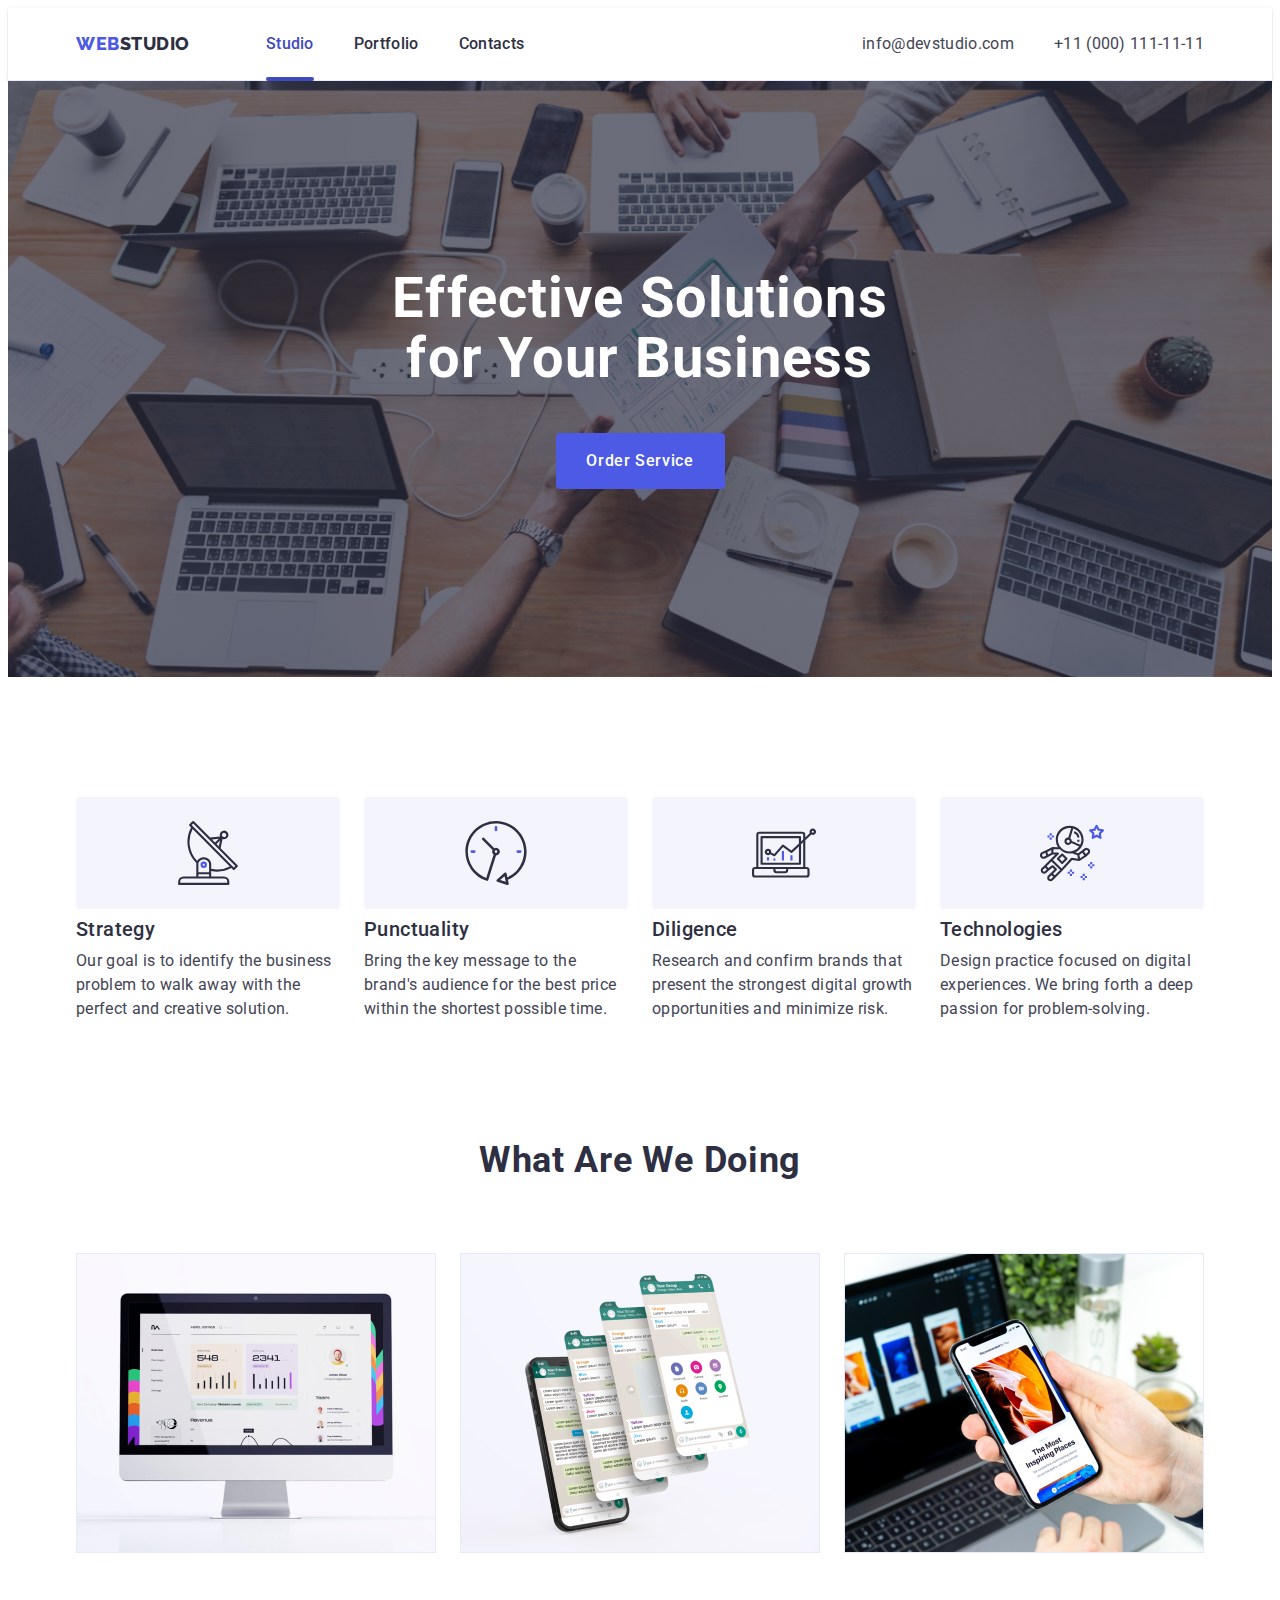
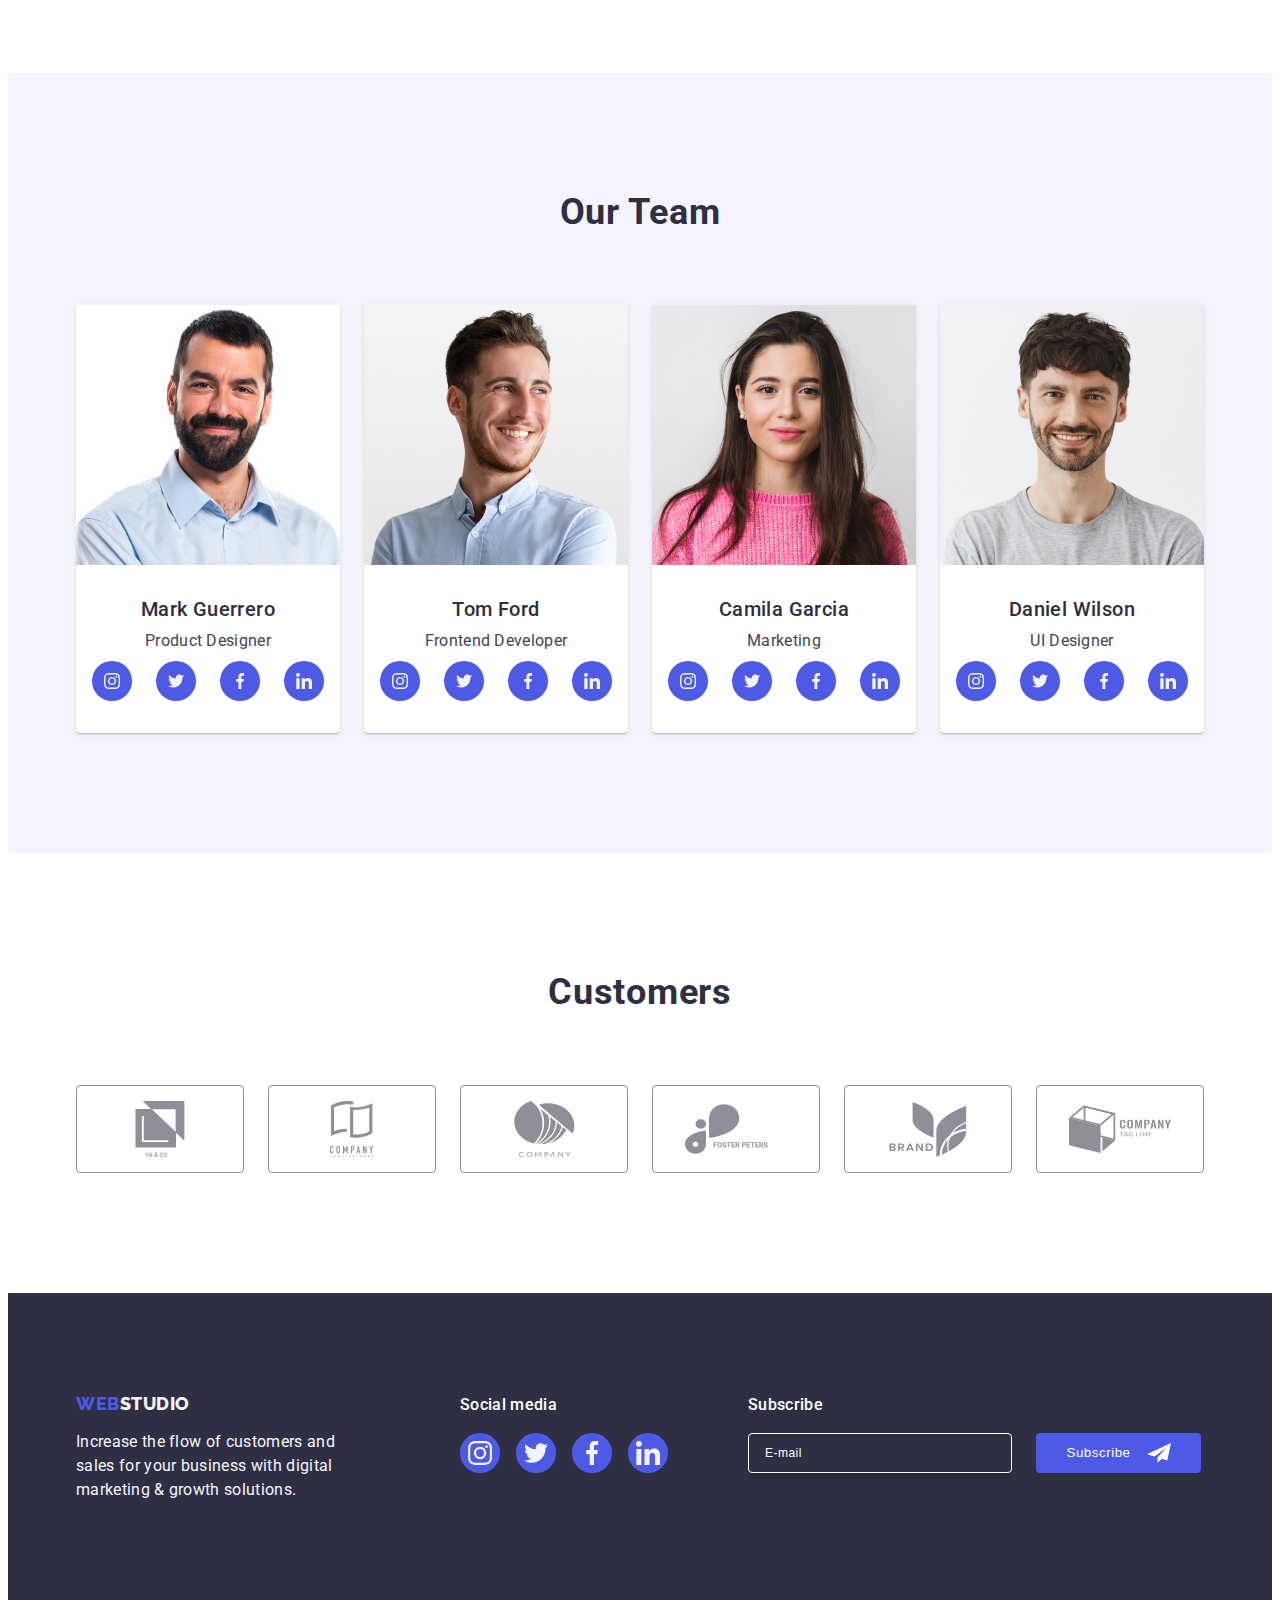
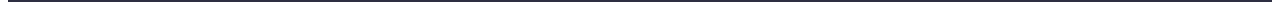
<file: index.html>
<!DOCTYPE html>
<html lang="en">
<!-- head -->

<head>
    <meta charset="UTF-8" />
    <meta name="viewport" content="width=device-width, initial-scale=1.0" />
    <title>Web Studio</title>

    <!-- Font settings -->
    <link rel="preconnect" href="https://fonts.googleapis.com">
    <link rel="preconnect" href="https://fonts.gstatic.com" crossorigin>
    <link
        href="https://fonts.googleapis.com/css2?family=Raleway:wght@800&family=Roboto:wght@400;500;700;900&display=swap"
        rel="stylesheet">
    <!-- Normalize -->
    <link rel="stylesheet" href="https://cdnjs.cloudflare.com/ajax/libs/modern-normalize/2.0.0/modern-normalize.min.css"
        integrity="sha512-4xo8blKMVCiXpTaLzQSLSw3KFOVPWhm/TRtuPVc4WG6kUgjH6J03IBuG7JZPkcWMxJ5huwaBpOpnwYElP/m6wg=="
        crossorigin="anonymous" referrerpolicy="no-referrer" />
    <!-- Css -->
    <link rel="stylesheet" href="./css/style.css" />
</head>

<body>
    <!-- Header -->
    <header class="header-container">
        <div class="header-container container">
            <nav class="nav-header">
                <a class="link nav-link" href="./index.html">Web<span>Studio</span></a>
                <ul class="list nav-list">
                    <li class="nav-list-item">
                        <a class="link nav-list-link current" href="./index.html">Studio</a>
                    </li>

                    <li class="nav-list-item">
                        <a class="link nav-list-link" href="./portfolio.html">Portfolio</a>
                    </li>

                    <li class="nav-list-item">
                        <a class="link nav-list-link" href="">Contacts</a>
                    </li>
                </ul>
            </nav>
            <address class="address">
                <ul class="list address-list">
                    <li class="address-list-item list"><a class="link address-link"
                            href="mailto:info@devstudio.com">info@devstudio.com</a>
                    </li>
                    <li class="address-list-item list"><a class="link address-link" href="tel:+110001111111">+11
                            (000)
                            111-11-11</a>
                    </li>
                </ul>
            </address>
        </div>
    </header>

    <main>
        <!-- Main screen -->
        <section class="hero section">
            <div class="container main-div-container">
                <h1 class="hero-title">Effective Solutions for Your Business</h1>
                <button class="hero-btn" type="button" data-modal-open>Order Service</button>
            </div>
        </section>

        <!-- Advantages -->
        <section class="advantages section">
            <div class="container">
                <h2 class="advantages-hero visually-hidden">Advantages</h2>
                <ul class="list advantages-list">
                    <li class="list advantages-list-item">
                        <div class="advantages-icons-box"><svg class="advantages-icons" width="64" height="64">
                                <use href="./images/icons.svg#icon-teleport"></use>
                            </svg></div>
                        <h3 class="advantages-list-title">Strategy</h3>
                        <p class="advantages-list-desc">
                            Our goal is to identify the business problem to walk away with the
                            perfect and creative solution.
                        </p>
                    </li>

                    <li class="list advantages-list-item">
                        <div class="advantages-icons-box"><svg class="advantages-icons" width="64" height="64">
                                <use href="./images/icons.svg#icon-clock"></use>
                            </svg></div>
                        <h3 class="advantages-list-title">Punctuality</h3>
                        <p class="advantages-list-desc">
                            Bring the key message to the brand's audience for the best price
                            within the shortest possible time.
                        </p>
                    </li>

                    <li class="list advantages-list-item">
                        <div class="advantages-icons-box"><svg class="advantages-icons" width="64" height="64">
                                <use href="./images/icons.svg#icon-diagram"></use>
                            </svg></div>
                        <h3 class="advantages-list-title">Diligence</h3>
                        <p class="advantages-list-desc">
                            Research and confirm brands that present the strongest digital
                            growth opportunities and minimize risk.
                        </p>
                    </li>

                    <li class="list advantages-list-item">
                        <div class="advantages-icons-box"><svg class="advantages-icons" width="64" height="64">
                                <use href="./images/icons.svg#icon-astronaut"></use>
                            </svg></div>
                        <h3 class="advantages-list-title">Technologies</h3>
                        <p class="advantages-list-desc">
                            Design practice focused on digital experiences. We bring forth a
                            deep passion for problem-solving.
                        </p>
                    </li>
                </ul>
            </div>
        </section>

        <!-- What we are doing -->
        <section class="whatwedo section">
            <div class="container">
                <h2 class="whatwedo-title">What are we doing</h2>
                <ul class="list whatwedo-list">
                    <li class="list whatwedo-list-item">
                        <img src="./images/main-page-elements/computer.jpg" width="360" alt="Monitor of computer" />
                    </li>

                    <li class="list whatwedo-list-item">
                        <img src="./images/main-page-elements/img_2.jpg" width="360" alt="messages screenshots" />
                    </li>

                    <li class="list whatwedo-list-item">
                        <img src="./images/main-page-elements/img_3.jpg" width="360" alt="phone in the hand" />
                    </li>
                </ul>
            </div>
        </section>

        <!-- Our Team -->
        <section class="ourteam section">
            <div class="container">
                <h2 class="ourteam-title">Our Team</h2>

                <ul class="list ourteam-list">
                    <li class=" ourteam-list-item">
                        <img src="./images/team/Mark.jpg" alt="Photo Mark" width="264" height="260" />
                        <div class="team-div">
                            <h3 class="ourteam-list-title">Mark Guerrero</h3>
                            <p class="ourteam-list-desc">Product Designer</p>
                            <ul class="team-sm-icons list">
                                <li class="team-sm-icons-item">
                                    <a class="team-sm-icons-link" href="">
                                        <svg class="team-sm-icons-logo" width="16" height="16">
                                            <use href="./images/icons.svg#icon-instagram"></use>
                                        </svg>
                                    </a>
                                </li>
                                <li class="team-sm-icons-item">
                                    <a class="team-sm-icons-link" href="">
                                        <svg class="team-sm-icons-logo" width="16" height="16">
                                            <use href="./images/icons.svg#icon-twitter"></use>
                                        </svg>
                                    </a>
                                </li>
                                <li class="team-sm-icons-item">
                                    <a class="team-sm-icons-link" href=""><svg class="team-sm-icons-logo" width="16"
                                            height="16">
                                            <use href="./images/icons.svg#icon-facebook"></use>
                                        </svg>
                                    </a>
                                </li>
                                <li class="team-sm-icons-item">
                                    <a class="team-sm-icons-link" href=""><svg class="team-sm-icons-logo" width="16"
                                            height="16">
                                            <use href="./images/icons.svg#icon-linkedin"></use>
                                        </svg>
                                    </a>
                                </li>
                            </ul>
                        </div>
                    </li>
                    <li class=" ourteam-list-item">
                        <img src="./images/team/Tom.jpg" alt="Photo Tom" width="264" height="260" />
                        <div class="team-div">
                            <h3 class="ourteam-list-title">Tom Ford</h3>
                            <p class="ourteam-list-desc">Frontend Developer</p>
                            <ul class="team-sm-icons list">
                                <li class="team-sm-icons-item">
                                    <a class="team-sm-icons-link" href=""><svg class="team-sm-icons-logo" width="16"
                                            height="16">
                                            <use href="./images/icons.svg#icon-instagram"></use>
                                        </svg></a>
                                </li>
                                <li class="team-sm-icons-item">
                                    <a class="team-sm-icons-link" href=""><svg class="team-sm-icons-logo" width="16"
                                            height="16">
                                            <use href="./images/icons.svg#icon-twitter"></use>
                                        </svg></a>
                                </li>
                                <li class="team-sm-icons-item">
                                    <a class="team-sm-icons-link" href=""><svg class="team-sm-icons-logo" width="16"
                                            height="16">
                                            <use href="./images/icons.svg#icon-facebook"></use>
                                        </svg></a>
                                </li>
                                <li class="team-sm-icons-item">
                                    <a class="team-sm-icons-link" href=""><svg class="team-sm-icons-logo" width="16"
                                            height="16">
                                            <use href="./images/icons.svg#icon-linkedin"></use>
                                        </svg></a>
                                </li>
                            </ul>
                        </div>
                    </li>

                    <li class=" ourteam-list-item">
                        <img src="./images/team/Camilla.jpg" alt="Photo Camila" width="264" height="260" />
                        <div class="team-div">
                            <h3 class="ourteam-list-title">Camila Garcia</h3>
                            <p class="ourteam-list-desc">Marketing</p>
                            <ul class="team-sm-icons list">
                                <li class="team-sm-icons-item">
                                    <a class="team-sm-icons-link" href=""><svg class="team-sm-icons-logo" width="16"
                                            height="16">
                                            <use href="./images/icons.svg#icon-instagram"></use>
                                        </svg></a>
                                </li>
                                <li class="team-sm-icons-item">
                                    <a class="team-sm-icons-link" href=""><svg class="team-sm-icons-logo" width="16"
                                            height="16">
                                            <use href="./images/icons.svg#icon-twitter"></use>
                                        </svg></a>
                                </li>
                                <li class="team-sm-icons-item">
                                    <a class="team-sm-icons-link" href=""><svg class="team-sm-icons-logo" width="16"
                                            height="16">
                                            <use href="./images/icons.svg#icon-facebook"></use>
                                        </svg></a>
                                </li>
                                <li class="team-sm-icons-item">
                                    <a class="team-sm-icons-link" href=""><svg class="team-sm-icons-logo" width="16"
                                            height="16">
                                            <use href="./images/icons.svg#icon-linkedin"></use>
                                        </svg></a>
                                </li>
                            </ul>
                        </div>
                    </li>

                    <li class=" ourteam-list-item">
                        <img src="./images/team/Daniel.jpg" alt="Photo Daniel" width="264" height="260" />
                        <div class="team-div">
                            <h3 class="ourteam-list-title">Daniel Wilson</h3>
                            <p class="ourteam-list-desc">UI Designer</p>
                            <ul class="team-sm-icons list">
                                <li class="team-sm-icons-item">
                                    <a class="team-sm-icons-link" href=""><svg class="team-sm-icons-logo" width="16"
                                            height="16">
                                            <use href="./images/icons.svg#icon-instagram"></use>
                                        </svg></a>
                                </li>
                                <li class="team-sm-icons-item">
                                    <a class="team-sm-icons-link" href=""><svg class="team-sm-icons-logo" width="16"
                                            height="16">
                                            <use href="./images/icons.svg#icon-twitter"></use>
                                        </svg></a>
                                </li>
                                <li class="team-sm-icons-item">
                                    <a class="team-sm-icons-link" href=""><svg class="team-sm-icons-logo" width="16"
                                            height="16">
                                            <use href="./images/icons.svg#icon-facebook"></use>
                                        </svg></a>
                                </li>
                                <li class="team-sm-icons-item">
                                    <a class="team-sm-icons-link" href=""><svg class="team-sm-icons-logo" width="16"
                                            height="16">
                                            <use href="./images/icons.svg#icon-linkedin"></use>
                                        </svg></a>
                                </li>
                            </ul>
                        </div>
                    </li>
                </ul>
            </div>
        </section>

        <!-- Our clients -->
        <section class="ourclients sections">
            <div class="container">
                <h2 class="customers-title">Customers</h2>
                <ul class="customers-list list">
                    <li class="customers-list-item">
                        <a class="customers-list-link" href="">
                            <svg class="customers-list-logo" width="104" height="56">
                                <use href="./images/icons.svg#icon-partner-logo-1"></use>
                            </svg>
                        </a>
                    </li>
                    <li class="customers-list-item">
                        <a class="customers-list-link" href="">
                            <svg class="customers-list-logo" width="104" height="56">
                                <use href="./images/icons.svg#icon-partner-logo-2"></use>
                            </svg>
                        </a>
                    </li>
                    <li class="customers-list-item">
                        <a class="customers-list-link" href="">
                            <svg class="customers-list-logo" width="104" height="56">
                                <use href="./images/icons.svg#icon-partner-logo-3"></use>
                            </svg>
                        </a>
                    </li>
                    <li class="customers-list-item">
                        <a class="customers-list-link" href="">
                            <svg class="customers-list-logo" width="104" height="56">
                                <use href="./images/icons.svg#icon-partner-logo-4"></use>
                            </svg>
                        </a>
                    </li>
                    <li class="customers-list-item">
                        <a class="customers-list-link" href="">
                            <svg class="customers-list-logo" width="104" height="56">
                                <use href="./images/icons.svg#icon-partner-logo-5"></use>
                            </svg>
                        </a>
                    </li>
                    <li class="customers-list-item">
                        <a class="customers-list-link" href="">
                            <svg class="customers-list-logo" width="104" height="56">
                                <use href="./images/icons.svg#icon-partner-logo-6"></use>
                            </svg>
                        </a>
                    </li>
                </ul>
            </div>
        </section>
    </main>

    <!-- Footer -->
    <footer class="footer section">
        <div class="container footer-container">
            <div class="webstudio-container">
                <a class="link footer-link" href="./index.html">Web<span class="span-footer">Studio</span></a>
                <p class="footer-desc">
                    Increase the flow of customers and sales for your business with digital
                    marketing & growth solutions.
                </p>
            </div>
            <div class="socialmedia-container">
                <p class="footer-title">Social media</p>
                <ul class="footer-socialmedias list">
                    <li class="footer-socialmedia-item">
                        <a class="footer-sm-link" href="">
                            <svg class="footer-socialmedia-logo" width="24" height="24">
                                <use href="./images/icons.svg#icon-instagram"></use>
                            </svg>
                        </a>
                    </li>
                    <li class="footer-socialmedia-item">
                        <a class="footer-sm-link" href="">
                            <svg class="footer-socialmedia-logo" width="24" height="24">
                                <use href="./images/icons.svg#icon-twitter"></use>
                            </svg>
                        </a>
                    </li>
                    <li class="footer-socialmedia-item">
                        <a class="footer-sm-link" href="">
                            <svg class="footer-socialmedia-logo" width="24" height="24">
                                <use href="./images/icons.svg#icon-facebook"></use>
                            </svg>
                        </a>
                    </li>
                    <li class="footer-socialmedia-item">
                        <a class="footer-sm-link" href="">
                            <svg class="footer-socialmedia-logo" width="24" height="24">
                                <use href="./images/icons.svg#icon-linkedin"></use>
                            </svg>
                        </a>
                    </li>
                </ul>
            </div>
            <!-- Footer form -->
            <div class="footer-form-div">
                <p class="footer-title">Subscribe</p>
                <form class="footer-form" name="subsription">
                    <label class="footer-label">
                        <input name="subscribe-email" class="footer-form-input" type="email" placeholder="E-mail" />
                    </label>
                    <button class="footer-btn" type="submit">Subscribe
                        <svg class="footer-bt-icon" width="24" height="24">
                            <use href="./images/icons.svg#footer-bn-icon"></use>
                        </svg></button>
                </form>
            </div>
        </div>
    </footer>

    <!-- Modal window -->
    <div class="backdrop is-hidden" data-modal>
        <div class="modal modal-div">
            <button class="modal-button" type="button" data-modal-close>
                <svg class="modal-button-icon" width="8" height="8">
                    <use href="./images/icons.svg#icon-close-tag"></use>
                </svg>
            </button>
            <p class="modal-caption">Leave your contacts and we will call you back</p>

            <form class="modal-form" name="contact_form" novalidate autocomplete="on" method="post">
                <div class="modal-wrapper">
                    <label class="modal-form-label" for="user-name">Name</label>
                    <div class="modal-element">
                        <input class="modal-form-input" id="user-name" type="text" name="user-name" />
                        <svg class="modal-form-icon" width="18" height="24">
                            <use href="./images/icons.svg#person-icon"></use>
                        </svg>
                    </div>
                </div>

                <div class="modal-wrapper">
                    <label class="modal-form-label" for="user-phone">Phone</label>
                    <div class="modal-element">
                        <input class="modal-form-input" id="user-phone" type="tel" name="user-phone" />
                        <svg class="modal-form-icon" width="18" height="24">
                            <use href="./images/icons.svg#phone-icon"></use>
                        </svg>
                    </div>
                </div>

                <div class="modal-wrapper">
                    <label class="modal-form-label" for="user-email">Email</label>
                    <div class="modal-element">
                        <input class="modal-form-input" id="user-email" type="email" name="user-email" />
                        <svg class="modal-form-icon" width="18" height="24">
                            <use href="./images/icons.svg#email-icon"></use>
                        </svg>
                    </div>
                </div>

                <div class="modal-wrapper-comment">
                    <label class="modal-form-label" for="user-comment">Comment</label>
                    <textarea class="modal-form-comment" id="user-comment" name="user-comment" placeholder="Text input"
                        rows="7"></textarea>
                </div>

                <div class="modal-wrapper-agreement">
                    <input class="checkbox visually-hidden" type="checkbox" name="user-privacy" id="user-privacy"
                        value="true">
                    <label class="modal-form-agreement" for="user-privacy">
                        <span class="modal-form-span"> <svg class="modal-form-svg" width="10" height="8">
                                <use href="./images/icons.svg#modal-checkbox-icon"></use>
                            </svg></span>
                        I accept the terms and conditions of the <a class="privacy-policy-link" href="" target="_blank"
                            rel="noopener no-referrer">
                            Privacy Policy</a>

                    </label>
                </div>
                <button class=" modal-submit-btn" type="submit">Send</button>
            </form>
        </div>
    </div>
    <script src="./js/modal.js"></script>
</body>

</html>
</file>
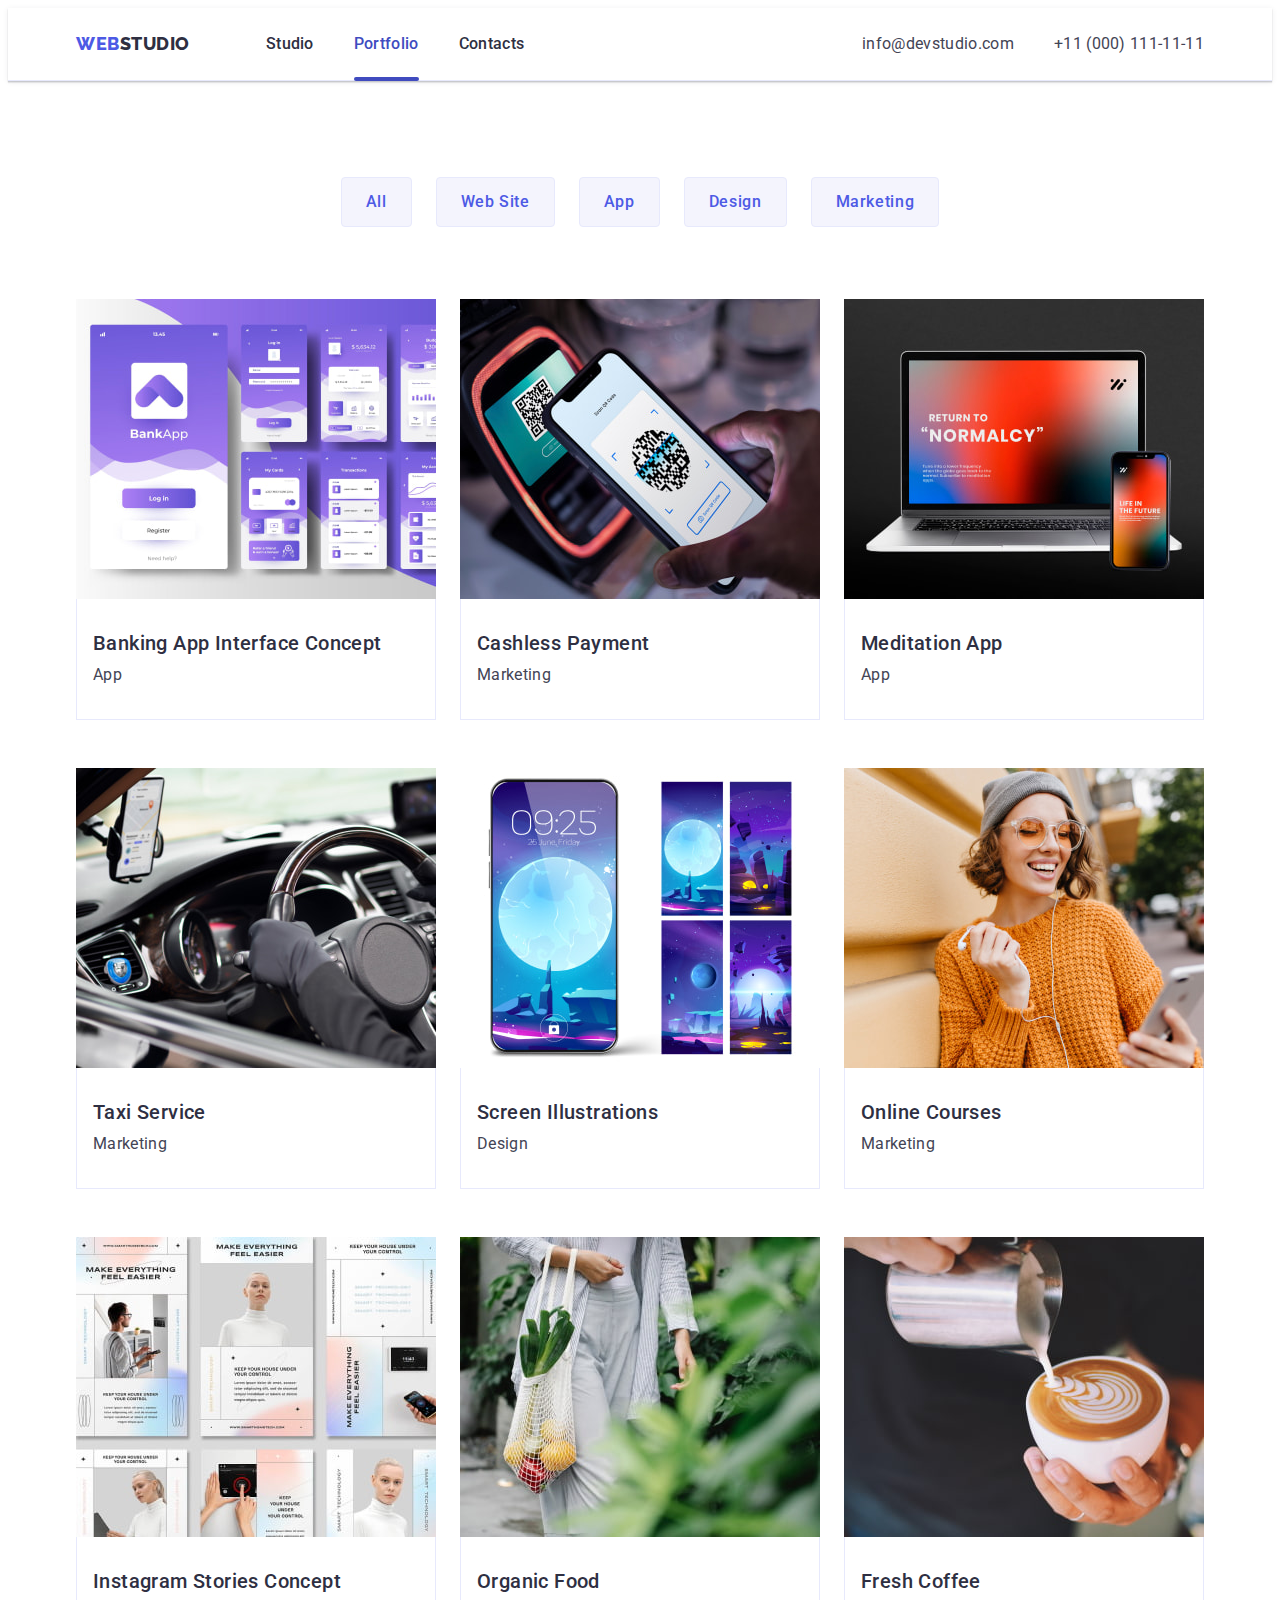
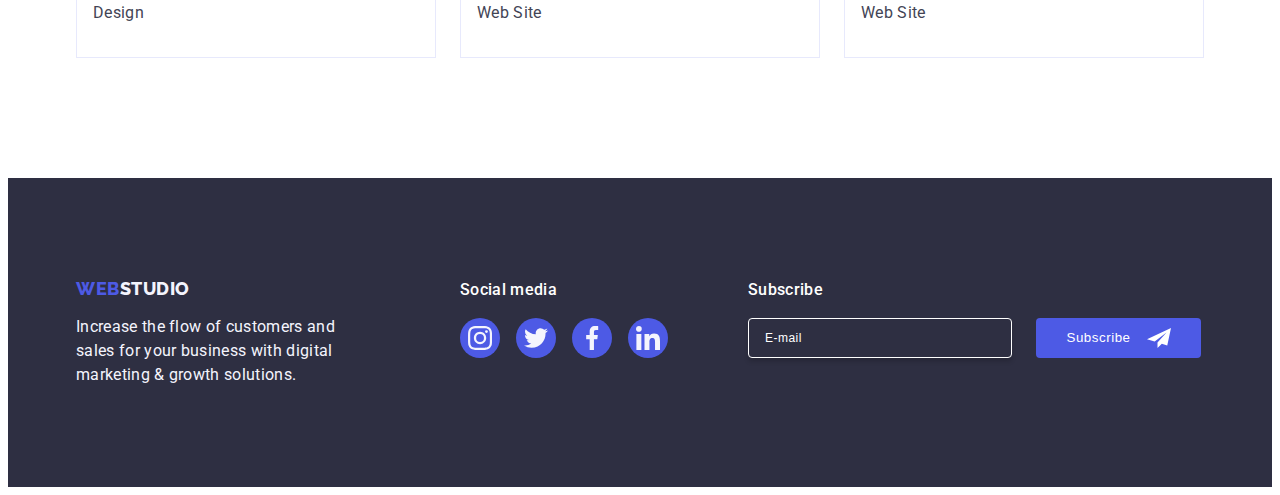
<file: portfolio.html>
<!DOCTYPE html>
<html lang="en">

<head>
    <meta charset="UTF-8">
    <meta name="description" content="Portfolio Web Studio website" />
    <title>Portfolio</title>

    <!-- Font settings -->
    <link rel="preconnect" href="https://fonts.googleapis.com">
    <link rel="preconnect" href="https://fonts.gstatic.com" crossorigin>
    <link
        href="https://fonts.googleapis.com/css2?family=Raleway:wght@800&family=Roboto:wght@400;500;700;900&display=swap"
        rel="stylesheet">
    <!-- Normalize -->
    <link rel="stylesheet" href="https://cdnjs.cloudflare.com/ajax/libs/modern-normalize/2.0.0/modern-normalize.min.css"
        integrity="sha512-4xo8blKMVCiXpTaLzQSLSw3KFOVPWhm/TRtuPVc4WG6kUgjH6J03IBuG7JZPkcWMxJ5huwaBpOpnwYElP/m6wg=="
        crossorigin="anonymous" referrerpolicy="no-referrer" />
    <!-- Css -->
    <link rel="stylesheet" href="./css/style.css" />
</head>

<body>
    <!-- Header -->
    <header class="header-container">
        <div class="header-container container">
            <nav class="nav-header">
                <a class="link nav-link" href="./portfolio.html">Web<span class="span">Studio</span></a>

                <ul class="list nav-list">
                    <li class="nav-list-item">
                        <a class="link nav-list-link" href="./index.html">Studio</a>
                    </li>

                    <li class="nav-list-item">
                        <a class="link nav-list-link current" href="./portfolio.html">Portfolio</a>
                    </li>
                    <li class="nav-list-item">
                        <a class="link nav-list-link" href="">Contacts</a>
                    </li>
                </ul>
            </nav>
            <address class="address ">
                <ul class="list address-list">
                    <li class="list address-list-item"><a class="link address-link"
                            href="mailto:info@devstudio.com">info@devstudio.com</a>
                    </li>
                    <li class="list address-list-item"><a class="link address-link" href="tel:+110001111111">+11 (000)
                            111-11-11</a></li>
                </ul>
            </address>
        </div>
    </header>
    <main>
        <!-- Section menu -->
        <section class="menu section">
            <div class="container">
                <h1 class="visually-hidden">Portfolio</h1>
                <ul class="list menu-portfolio">
                    <li class="menu-list"><button class="menu-list-btn" type="button">All</button></li>
                    <li class="menu-list"><button class="menu-list-btn" type="button">Web Site</button></li>
                    <li class="menu-list"><button class="menu-list-btn" type="button">App</button></li>
                    <li class="menu-list"><button class="menu-list-btn" type="button">Design</button></li>
                    <li class="menu-list"><button class="menu-list-btn" type="button">Marketing</button></li>
                </ul>

                <ul class="list portfolio-list">
                    <li class="porfolio-list-item">
                        <a class="link portfolio-link" href="">
                            <div class="portfolio-box">
                                <img src="./images/portfolio/img-1.jpg" alt="bank screenshoots" width="360"
                                    height="300">
                                <p class="overlay overlay-text">14 Stylish and User-Friendly App Design Concepts · Task
                                    Manager App · Calorie Tracker App · Exotic Fruit Ecommerce App ·
                                    Cloud Storage App</p>
                            </div>
                            <div class="portfolio-div">
                                <h2 class="portfolio-list-subtitle">Banking App Interface Concept</h2>
                                <p class="portfolio-list-desc">App</p>
                            </div>
                        </a>
                    </li>

                    <li class="porfolio-list-item">
                        <a class="link portfolio-link" href="">
                            <div class="portfolio-box">
                                <img src="./images/portfolio/img-2.jpg"
                                    alt="a phone with a qr code scaner is touching the qr code " width="360"
                                    height="300">
                                <p class="overlay overlay-text">14 Stylish and User-Friendly App Design Concepts · Task
                                    Manager
                                    App ·
                                    Calorie Tracker
                                    App
                                    · Exotic Fruit Ecommerce App ·
                                    Cloud Storage App</p>
                            </div>
                            <div class="portfolio-div">
                                <h2 class="portfolio-list-subtitle">Cashless Payment</h2>
                                <p class="portfolio-list-desc">Marketing</p>
                            </div>
                        </a>
                    </li>


                    <li class="porfolio-list-item">
                        <a class="link portfolio-link" href="">
                            <div class="portfolio-box">
                                <img src="./images/portfolio/img-3.jpg" alt="computer and a phone mockups" width="360"
                                    height="300">
                                <p class=" overlay overlay-text">14 Stylish and User-Friendly App Design Concepts · Task
                                    Manager
                                    App ·
                                    Calorie Tracker
                                    App
                                    · Exotic Fruit Ecommerce App ·
                                    Cloud Storage App</p>

                            </div>
                            <div class="portfolio-div">
                                <h2 class="portfolio-list-subtitle">Meditation App</h2>
                                <p class="portfolio-list-desc">App</p>
                            </div>
                        </a>
                    </li>
                    <li class="porfolio-list-item">
                        <a class="link portfolio-link" href="">
                            <div class="portfolio-box">
                                <img src="./images/portfolio/img-4.jpg" alt="a phone in the car" width="360"
                                    height="300">
                                <p class="overlay overlay-text">14 Stylish and User-Friendly App Design Concepts · Task
                                    Manager
                                    App ·
                                    Calorie Tracker
                                    App
                                    · Exotic Fruit Ecommerce App ·
                                    Cloud Storage App</p>

                            </div>
                            <div class="portfolio-div">
                                <h2 class="portfolio-list-subtitle">Taxi Service</h2>
                                <p class="portfolio-list-desc">Marketing</p>
                            </div>
                        </a>
                    </li>
                    <li class="porfolio-list-item">
                        <a class="link portfolio-link" href="">
                            <div class="portfolio-box"><img src="./images/portfolio/img-5.jpg" alt="phone screensavers "
                                    width="360" height="300">
                                <p class="overlay overlay-text">14 Stylish and User-Friendly App Design Concepts · Task
                                    Manager
                                    App ·
                                    Calorie Tracker
                                    App
                                    · Exotic Fruit Ecommerce App ·
                                    Cloud Storage App</p>
                            </div>
                            <div class="portfolio-div">
                                <h2 class="portfolio-list-subtitle">Screen Illustrations</h2>
                                <p class="portfolio-list-desc">Design</p>
                            </div>
                        </a>
                    </li>
                    <li class="porfolio-list-item">
                        <a class="link portfolio-link" href="">
                            <div class="portfolio-box"><img src="./images/portfolio/img-6.jpg"
                                    alt="a woman listening to the music" width="360" height="300">
                                <p class="overlay overlay-text">14 Stylish and User-Friendly App Design Concepts · Task
                                    Manager
                                    App ·
                                    Calorie Tracker
                                    App
                                    · Exotic Fruit Ecommerce App ·
                                    Cloud Storage App</p>
                            </div>
                            <div class="portfolio-div">
                                <h2 class="portfolio-list-subtitle">Online Courses</h2>
                                <p class="portfolio-list-desc">Marketing</p>
                            </div>
                        </a>
                    </li>
                    <li class="porfolio-list-item">
                        <a class="link portfolio-link" href="">
                            <div class="portfolio-box">
                                <img src="./images/portfolio/img-7.jpg" alt="mockups" width="360" height="300">
                                <p class="overlay overlay-text">14 Stylish and User-Friendly App Design Concepts · Task
                                    Manager
                                    App ·
                                    Calorie Tracker
                                    App
                                    · Exotic Fruit Ecommerce App ·
                                    Cloud Storage App</p>
                            </div>
                            <div class="portfolio-div">
                                <h2 class="portfolio-list-subtitle">Instagram Stories Concept</h2>
                                <p class="portfolio-list-desc">Design</p>
                            </div>
                        </a>
                    </li>
                    <li class="porfolio-list-item">
                        <a class="link portfolio-link" href="">
                            <div class="portfolio-box"><img src="./images/portfolio/img-8.jpg"
                                    alt="woman with groceries" width="360" height="300">
                                <p class="overlay overlay-text">14 Stylish and User-Friendly App Design Concepts · Task
                                    Manager
                                    App ·
                                    Calorie Tracker
                                    App
                                    · Exotic Fruit Ecommerce App ·
                                    Cloud Storage App</p>
                            </div>
                            <div class="portfolio-div">
                                <h2 class="portfolio-list-subtitle">Organic Food</h2>
                                <p class="portfolio-list-desc">Web Site</p>
                            </div>
                        </a>
                    </li>
                    <li class="porfolio-list-item">
                        <a class="link portfolio-link" href="">
                            <div class="portfolio-box"><img src="./images/portfolio/img-9.jpg" alt="mad doing coffee"
                                    width="360" height="300">
                                <p class="overlay overlay-text">14 Stylish and User-Friendly App Design Concepts · Task
                                    Manager
                                    App ·
                                    Calorie Tracker
                                    App
                                    · Exotic Fruit Ecommerce App ·
                                    Cloud Storage App</p>
                            </div>
                            <div class="portfolio-div">
                                <h2 class="portfolio-list-subtitle">Fresh Coffee</h2>
                                <p class="portfolio-list-desc">Web Site</p>
                            </div>
                        </a>
                    </li>
                </ul>
            </div>
        </section>
    </main>

    <!-- Footer -->
    <footer class="footer section">
        <div class="container footer-container">
            <div class="webstudio-container">
                <a class="link footer-link" href="./index.html">Web<span class="span-footer">Studio</span></a>
                <p class="footer-desc">
                    Increase the flow of customers and sales for your business with digital
                    marketing & growth solutions.
                </p>
            </div>
            <div class="socialmedia-container">
                <p class="footer-title">Social media</p>
                <ul class="footer-socialmedias list">
                    <li class="footer-socialmedia-item">
                        <a class="footer-sm-link" href="">
                            <svg class="footer-socialmedia-logo" width="24" height="24">
                                <use href="./images/icons.svg#icon-instagram"></use>
                            </svg>
                        </a>
                    </li>
                    <li class="footer-socialmedia-item">
                        <a class="footer-sm-link" href="">
                            <svg class="footer-socialmedia-logo" width="24" height="24">
                                <use href="./images/icons.svg#icon-twitter"></use>
                            </svg>
                        </a>
                    </li>
                    <li class="footer-socialmedia-item">
                        <a class="footer-sm-link" href="">
                            <svg class="footer-socialmedia-logo" width="24" height="24">
                                <use href="./images/icons.svg#icon-facebook"></use>
                            </svg>
                        </a>
                    </li>
                    <li class="footer-socialmedia-item">
                        <a class="footer-sm-link" href="">
                            <svg class="footer-socialmedia-logo" width="24" height="24">
                                <use href="./images/icons.svg#icon-linkedin"></use>
                            </svg>
                        </a>
                    </li>
                </ul>
            </div>
            <div class="footer-form-div">
                <p class="footer-title">Subscribe</p>
                <form class="footer-form" name="subsription">
                    <label class="footer-label">
                        <input name="subscribe-email" class="footer-form-input" type="email" placeholder="E-mail" />
                    </label>
                    <button class="footer-btn" type="submit">Subscribe
                        <svg class="footer-bt-icon" width="24" height="24">
                            <use href="./images/icons.svg#footer-bn-icon"></use>
                        </svg></button>
                </form>
            </div>
        </div>
    </footer>
</body>

</html>
</file>
<file: css/style.css>
/* Base styles */

body {
  font-family: 'Roboto', sans-serif;
  background-color: #ffffff;
  color: #434455;
}

.list {
  list-style: none;
}

.link {
  text-decoration: none;
  line-height: 1.17;
}

:root {
  --brand-color: #434455;
}

/* Stylisation settings */

*,
*::before,
*::after {
  box-sizing: border-box;
}

p,
h1,
h2,
h3,
h4,
h5,
h6 {
  padding: 0%;
  margin: 0%;
}

li,
ul,
ol {
  margin: 0%;
  padding-left: 0%;
  padding-right: 0%;
}

img {
  display: block;
  max-width: 100%;
  height: auto;
}

.container {
  width: 1158px;
  padding: 0 15px;
  margin: 0 auto;
}

.visually-hidden {
  position: absolute;
  width: 1px;
  height: 1px;
  margin: -1px;
  border: 0;
  padding: 0;
  white-space: nowrap;
  clip-path: inset(100%);
  clip: rect(0 0 0 0);
  overflow: hidden;
}

/* header */

header {
  border-bottom: 1px solid #e7e9fc;
  box-shadow: 0px 2px 1px rgba(46, 47, 66, 0.08),
    0px 1px 1px rgba(46, 47, 66, 0.16), 0px 1px 6px rgba(46, 47, 66, 0.08);
}

.header-container {
  display: flex;
  align-items: center;
  justify-content: space-between;
}

/* Navigation */

.nav-header {
  display: flex;
  align-items: center;
}

.nav-link {
  font-family: 'Raleway', sans-serif;
  font-size: 18px;
  font-style: normal;
  font-weight: 800;
  line-height: 1.17;
  letter-spacing: 0.54px;
  text-transform: uppercase;
  color: #4d5ae5;
  margin-right: 76px;
}

span {
  color: #2e2f42;
}

.nav-list {
  color: #2e2f42;
  font-family: Roboto;
  font-size: 16px;
  font-style: normal;
  font-weight: 500;
  line-height: 1.5;
  letter-spacing: 0.32px;
  display: flex;
  gap: 40px;
  margin-right: 332px;
}

.nav-list-item {
  color: #404bbf;
}

.nav-list-link {
  color: #2e2f42;
  font-family: Roboto;
  font-size: 16px;
  font-style: normal;
  font-weight: 500;
  line-height: 1.5;
  letter-spacing: 0.32px;
  padding-top: 24px;
  padding-bottom: 24px;
  display: block;
  position: relative;
  transition: color 250ms cubic-bezier(0.4, 0, 0.2, 1);
}

.nav-list-link.current {
  color: #404bbf;
}

.nav-list-link::after {
  content: '';
  position: absolute;
  bottom: -1px;
  left: 0;
  display: block;
  width: 100%;
  height: 4px;
  border-radius: 2px;
}

.nav-list-link.current::after {
  background-color: #404bbf;
}

.nav-list-link:hover,
.nav-list-link:focus {
  color: #404bbf;
  transition: color 250ms cubic-bezier(0.4, 0, 0.2, 1);
}

/* Contacts */

address {
  font-style: normal;
}
.address-list {
  font-style: normal;
  color: #434455;
  font-family: 'Roboto' sans-serif;
  font-size: 16px;
  font-weight: 400;
  line-height: 1.5;
  letter-spacing: 0.32px;
  display: flex;
  gap: 40px;
}

.address-list-item {
  transition: color 250ms cubic-bezier(0.4, 0, 0.2, 1);
}

.address-link {
  color: #434455;
  font-family: 'Roboto' sans-serif;
  font-size: 16px;
  font-style: normal;
  font-weight: 400;
  line-height: 1.5;
  letter-spacing: 0.32px;
  transition: color 250ms cubic-bezier(0.4, 0, 0.2, 1);
}

.address-link:hover,
.address-link:focus {
  color: #404bbf;
  transition-property: color;
  transition-duration: 250ms;
  transition-timing-function: cubic-bezier(0.4, 0, 0.2, 1);
}

/* Main */

.hero {
  padding: 188px 0;
  align-items: center;
  background-color: #2e2f42;
  background-image: linear-gradient(
      rgba(46, 47, 66, 0.7),
      rgba(46, 47, 66, 0.7)
    ),
    url(../images/hero-bg.jpg);
  background-repeat: no-repeat;
  background-position: center;
  max-width: 1440px;
  margin: 0 auto;
  background-size: cover;
}

.main-div-container {
  min-width: 496px;
  align-items: center;
}
.hero-title {
  color: #ffffff;
  font-family: 'Roboto' sans-serif;
  font-size: 56px;
  font-style: normal;
  font-weight: 700;
  line-height: 1.07;
  letter-spacing: 1.12px;
  text-align: center;
  max-width: 496px;
  margin: 0 auto 44px auto;
}

.hero-btn {
  color: #ffffff;
  background-color: #4d5ae5;
  font-family: 'Roboto', sans-serif;
  font-size: 16px;
  font-style: normal;
  font-weight: 500;
  line-height: 24px;
  letter-spacing: 0.64px;
  cursor: pointer;
  display: block;
  min-width: 169px;
  height: 56px;
  border: none;
  border-radius: 4px;
  margin: 0 auto;
  align-items: center;
  transition: background-color 250ms cubic-bezier(0.4, 0, 0.2, 1);
}

.hero-btn:hover,
.hero-btn:focus {
  background-color: #404bbf;
  transition-property: background-color;
  transition-duration: 250ms;
  transition-timing-function: cubic-bezier(0.4, 0, 0.2, 1);
}

/* Advantages */

.advantages {
  padding: 120px 0;
}
.advantages-hero {
}
.advantages-list {
  display: flex;
  gap: 24px;
}
.advantages-list-item {
  width: calc((100% - 72px) / 4);
}

.advantages-icons-box {
  background-color: #f4f4fd;
  border-radius: 4px;
  width: 264px;
  height: 112px;
  flex-shrink: 0;
  margin-bottom: 8px;
  display: flex;
  justify-content: center;
  align-items: center;
}

.advantages-icons {
}

.advantages-list-title {
  color: #2e2f42;
  font-family: 'Roboto', sans-serif;
  font-size: 20px;
  font-style: normal;
  font-weight: 500;
  line-height: 1.2;
  letter-spacing: 0.02em;
  margin-bottom: 8px;
}
.advantages-list-desc {
  color: #434455;
  font-family: 'Roboto', sans-serif;
  font-size: 16px;
  font-style: normal;
  font-weight: 400;
  line-height: 1.5;
  letter-spacing: 0.32px;
}

/* What we do  */

.whatwedo {
  padding-bottom: 120px;
}
.whatwedo-title {
  font-size: 36px;
  line-height: 1.11;
  text-align: center;
  letter-spacing: 0.72px;
  color: #2e2f42;
  text-transform: capitalize;
  font-family: 'Roboto' sans-serif;
  margin-bottom: 72px;
}
.whatwedo-list {
  display: flex;
  gap: 24px;
}
.whatwedo-list-item {
  width: calc((100% -48px) / 3);
}

/* Our Team */

.ourteam {
  background-color: #f4f4fd;
  padding: 120px 0;
}
.ourteam-title {
  color: #2e2f42;
  text-align: center;
  font-family: 'Roboto', sans-serif;
  font-size: 36px;
  font-style: normal;
  font-weight: 700;
  line-height: 1.11;
  letter-spacing: 0.72px;
  text-transform: capitalize;
  margin-bottom: 72px;
}
.ourteam-list {
  display: flex;
  gap: 24px;
}
.ourteam-list-item {
  background-color: #ffffff;
  width: calc((100% - 72px) / 4);
  border-radius: 0px 0px 4px 4px;
  border-radius: 0px 0px 4px 4px;
  box-shadow: 0px 2px 1px 0px rgba(46, 47, 66, 0.08),
    0px 1px 1px 0px rgba(46, 47, 66, 0.16),
    0px 1px 6px 0px rgba(46, 47, 66, 0.08);
}

.team-div {
  padding: 32px 0;
}

.ourteam-list-title {
  color: #2e2f42;
  text-align: center;
  font-family: Roboto;
  font-size: 20px;
  font-style: normal;
  font-weight: 500;
  line-height: 1.2;
  letter-spacing: 0.4px;
  text-align: center;
  margin-bottom: 8px;
}

.ourteam-list-desc {
  color: #434455;
  text-align: center;
  font-family: 'Roboto', sans-serif;
  font-size: 16px;
  font-style: normal;
  font-weight: 400;
  line-height: 1.5;
  letter-spacing: 0.32px;
  text-align: center;
  margin-bottom: 8px;
}

.team-sm-icons-link {
  width: 100%;
  height: 100%;
  background-color: #4d5ae5;
  border-radius: 50%;
  display: flex;
  align-items: center;
  justify-content: center;
}

.team-sm-icons-link:hover,
.team-sm-icons-link:focus {
  background-color: #404bbf;
  transition: background-color 250ms cubic-bezier(0.4, 0, 0.2, 1);
}

.team-sm-icons {
  display: flex;
  justify-content: center;
  align-items: center;
  gap: 24px;
}

.team-sm-icons-item {
  width: 40px;
  height: 40px;
  transition: background-color 250ms cubic-bezier(0.4, 0, 0.2, 1);
}

.team-sm-icons-item:hover,
.team-sm-icons-item:focus {
}

.team-sm-icons-logo {
  fill: #f4f4fd;
}

/* Customers */

.ourclients {
  padding-top: 120px;
  padding-bottom: 120px;
}

.customers-title {
  color: #2e2f42;
  text-align: center;
  font-family: Roboto;
  font-size: 36px;
  font-weight: 700;
  line-height: 111.111%;
  letter-spacing: 0.72px;
  text-transform: capitalize;
  margin-bottom: 72px;
  padding: 0;
}

.customers-list {
  display: flex;
  align-items: center;
  justify-content: center;
  gap: 24px;
  transition: background-color 250ms cubic-bezier(0.4, 0, 0.2, 1);
}

.customers-list-link {
  width: 100%;
  height: 100%;
  border: 1px solid #8e8f99;
  color: #8e8f99;
  border-radius: 4px;
  display: flex;
  justify-content: center;
  align-items: center;
  transition: border-color 250ms cubic-bezier(0.4, 0, 0.2, 1),
    color 250ms cubic-bezier(0.4, 0, 0.2, 1);
}

.customers-list-link:hover,
.customers-list-link:focus {
  border-color: #404bbf;
  color: #404bbf;
}

.customers-list-item {
  transition: border-color 250ms cubic-bezier(0.4, 0, 0.2, 1),
    color 250ms cubic-bezier(0.4, 0, 0.2, 1);
  width: calc((100% - 120px) / 6);
  height: 88px;
}

.customers-list-logo {
  fill: currentColor;
  margin: 16px 32px;
}

.customers-list-logo:hover,
.customers-list-logo:focus {
  fill: #404bbf;
}

/* Footer */

.footer {
  background-color: #2e2f42;
  padding: 100px 0;
}

.webstudio-container {
  margin-right: 120px;
}

.footer-container {
  display: flex;
  align-items: baseline;
}

.footer-link {
  color: #4d5ae5;
  font-family: 'Raleway', sans-serif;
  font-size: 18px;
  font-style: normal;
  font-weight: 800;
  line-height: 1.17;
  letter-spacing: 0.54px;
  text-transform: uppercase;
  display: inline-block;
  margin-bottom: 16px;
}

.span-footer {
  color: #f4f4fd;
}

.footer-desc {
  color: #f4f4fd;
  font-family: 'Roboto', sans-serif;
  font-size: 16px;
  font-style: normal;
  font-weight: 400;
  line-height: 1.5;
  letter-spacing: 0.32px;
  max-width: 264px;
}

.footer-title {
  color: #ffffff;
  font-family: Roboto;
  font-size: 16px;
  font-style: normal;
  font-weight: 500;
  line-height: 1.5;
  letter-spacing: 0.02em;
  margin-bottom: 16px;
  gap: 16px;
}

.footer-sm-link {
  width: 100%;
  height: 100%;
  background-color: #4d5ae5;
  border-radius: 50%;
  display: flex;
  justify-content: center;
  align-items: center;
  transition: background-color 250ms cubic-bezier(0.4, 0, 0.2, 1);
}

.footer-sm-link:hover,
.footer-sm-link:focus {
  background-color: #31d0aa;
}

.socialmedia-container {
  display: block;
  margin-right: 80px;
}
.footer-socialmedias {
  display: flex;
  gap: 16px;
}
.footer-socialmedia-item {
}

.footer-socialmedia-item:hover,
.footer-socialmedia-item:focus {
}

.footer-socialmedia-logo {
  fill: #f4f4fd;
  margin: 8px;
}

.footer-form {
  display: flex;
  gap: 24px;
}
.footer-form-input {
  width: 264px;
  height: 40px;
  flex-shrink: 0;
  background-color: transparent;
  border-radius: 4px;
  border: 1px solid #ffffff;
  box-shadow: 0px 4px 4px 0px rgba(0, 0, 0, 0.15);
  color: #ffffff;

  padding-left: 16px;

  font-size: 12px;
  line-height: 1.5;
  letter-spacing: 0.04em;
}

.footer-form-input::placeholder {
  color: #ffffff;
}

.footer-btn {
  background-color: #4d5ae5;
  color: #ffffff;
  display: inline-flex;
  padding: 8px 24px;
  justify-content: center;
  align-items: center;
  border-radius: 4px;
  border: none;
  margin: 0 auto;
  align-items: center;
  transition: background-color 250ms cubic-bezier(0.4, 0, 0.2, 1);

  min-width: 165px;
  display: flex;
  font-weight: 500;
  line-height: 1.5;
  letter-spacing: 0.04em;
  cursor: pointer;
}

.footer-bt-icon {
  fill: #ffffff;
  margin-left: 16px;
}

.footer-btn:hover,
.footer-btn:focus {
  background-color: #404bbf;
  transition-property: background-color;
  transition-duration: 250ms;
  transition-timing-function: cubic-bezier(0.4, 0, 0.2, 1);
}

/* Portfolio */

.menu {
  padding-top: 96px;
  padding-bottom: 120px;
}
.menu-portfolio {
  display: flex;
  justify-content: center;
  gap: 24px;
  margin-bottom: 72px;
}
.menu-list {
}
.menu-list-btn {
  color: #4d5ae5;
  background-color: #f4f4fd;
  text-align: center;
  font-family: 'Roboto', sans-serif;
  font-size: 16px;
  font-style: normal;
  font-weight: 500;
  line-height: 1.5;
  letter-spacing: 0.64px;
  cursor: pointer;
  padding: 12px 24px;
  border: 1px solid #e7e9fc;
  border-radius: 4px;
  transition: color 250ms cubic-bezier(0.4, 0, 0.2, 1),
    background-color 250ms cubic-bezier(0.4, 0, 0.2, 1),
    border-color 250ms cubic-bezier(0.4, 0, 0.2, 1),
    box-shadow 250ms cubic-bezier(0.4, 0, 0.2, 1);
}

.menu-list-btn:hover,
.menu-list-btn:focus {
  color: #ffffff;
  background-color: #404bbf;
  border: 1px solid transparent;
  border-radius: 4px;
  box-shadow: 0px 2px 2px 0px rgba(0, 0, 0, 0.12),
    0px 2px 1px 0px rgba(0, 0, 0, 0.08), 0px 3px 1px 0px rgba(0, 0, 0, 0.1);
  transition: color 250ms cubic-bezier(0.4, 0, 0.2, 1),
    background-color 250ms cubic-bezier(0.4, 0, 0.2, 1),
    border-color 250ms cubic-bezier(0.4, 0, 0.2, 1),
    box-shadow 250ms cubic-bezier(0.4, 0, 0.2, 1);
}

/* Photos block */

.portfolio-box {
  position: relative;
  overflow: hidden;
}

.overlay {
  position: absolute;
  top: 0;
  left: 0;
  display: flex;
  align-items: center;
  justify-content: center;
  width: 100%;
  height: 100%;
  background: #4d5ae5;
  padding: 40px 32px;
  transform: translateY(100%);
  transition-property: transform;
  transition-duration: 400ms;
  transition-delay: 0;
  transition-timing-function: ease;
}

.porfolio-list-item:hover .overlay,
.porfolio-list-item:focus .overlay {
}

.overlay-text {
  position: absolute;
  color: #f4f4fd;
  font-family: Roboto;
  font-size: 16px;
  font-weight: 400;
  line-height: 1.5;
  letter-spacing: 0.32px;
  transition: transform 250ms cubic-bezier(0.4, 0, 0.2, 1);
}
.portfolio-list {
  display: flex;
  flex-wrap: wrap;
  column-gap: 24px;
  row-gap: 48px;
}
.porfolio-list-item {
  background-color: #ffffff;
  stroke: #e7e9fc;
  width: calc((100% - 48px) / 3);
  transition: box-shadow 250ms cubic-bezier(0.4, 0, 0.2, 1);
}

.porfolio-list-item:hover,
.porfolio-list-item:focus {
  stroke: 1px solid #f4f4fd;

  transition: color 250ms cubic-bezier(0.4, 0, 0.2, 1),
    background-color 250ms cubic-bezier(0.4, 0, 0.2, 1),
    border-color 250ms cubic-bezier(0.4, 0, 0.2, 1),
    box-shadow 250ms cubic-bezier(0.4, 0, 0.2, 1);
}
.portfolio-link {
  display: block;
  transition: box-shadow 250ms cubic-bezier(0.4, 0, 0.2, 1);
}

.portfolio-link:hover,
.portfolio-link:focus {
  box-shadow: 0px 2px 1px 0px rgba(46, 47, 66, 0.08),
    0px 1px 1px 0px rgba(46, 47, 66, 0.16),
    0px 1px 6px 0px rgba(46, 47, 66, 0.08);
}

.portfolio-link:hover .overlay,
.portfolio-link:focus .overlay {
  transform: translateY(0%);
}
.portfolio-list-subtitle {
  color: #2e2f42;
  font-family: 'Roboto', sans-serif;
  font-size: 20px;
  font-style: normal;
  font-weight: 500;
  line-height: 1.2;
  letter-spacing: 0.4px;
  margin-bottom: 8px;
}
.portfolio-list-desc {
  color: #434455;
  font-family: 'Roboto', sans-serif;
  font-size: 16px;
  font-style: normal;
  font-weight: 400;
  line-height: 1.5;
  letter-spacing: 0.32px;
}

.portfolio-div {
  padding: 32px 16px;
  border: 1px solid #e7e9fc;
  border-top: none;
  /* margin-bottom: 8px; */
}

/* Modal window */

.backdrop {
  position: fixed;
  top: 0;
  left: 0;
  width: 100%;
  height: 100%;
  background-color: rgba(46, 47, 66, 0.4);
  transition: opacity 250ms cubic-bezier(0.4, 0, 0.2, 1),
    visibility 250ms cubic-bezier(0.4, 0, 0.2, 1);
}
.backdrop.is-hidden {
  opacity: 0;
  pointer-events: none;
  visibility: hidden;
}

.modal {
  position: absolute;
  top: 50%;
  left: 50%;
  transform: translateX(-50%) translateY(-50%);
  width: 408px;
  min-height: 584px;
  border-radius: 4px;
  background: #fcfcfc;
  box-shadow: 0px 2px 1px 0px rgba(0, 0, 0, 0.2),
    0px 1px 3px 0px rgba(0, 0, 0, 0.12), 0px 1px 1px 0px rgba(0, 0, 0, 0.14);

  opacity: 1;
  transition: transform 250ms cubic-bezier(0.4, 0, 0.2, 1);

  padding: 72px 24px 24px 24px;
}

.backdrop.is-hidden .modal {
  transform: translateX(-50%) translateY(-70%);
  opacity: 0;
}

.modal-button {
  background-color: #e7e9fc;
  border: none;
  padding: 0;

  display: flex;
  align-items: center;
  justify-content: center;

  position: absolute;
  top: 24px;
  right: 24px;

  border: 1px solid rgba(0, 0, 0, 0.1);
  border-radius: 50%;
  width: 24px;
  height: 24px;
  padding: 0;
  cursor: pointer;
  transition: background-color 250ms cubic-bezier(0.4, 0, 0.2, 1),
    border 250ms cubic-bezier(0.4, 0, 0.2, 1);
  fill: #2e2f42;
}

.modal:hover,
.modal:focus {
}

.modal-button:hover,
.modal-button:focus {
  background-color: #404bbf;
  border: none;
  fill: #ffffff;
}
.modal-button-icon {
  transition: fill 250ms cubic-bezier(0.4, 0, 0.2, 1);
}

.modal-button-icon:hover,
.modal-button-icon:focus {
}

/* Modal form */

.modal-div {
  display: block;
}
.modal-caption {
  display: flex;
  align-items: center;
  justify-content: center;
  margin-bottom: 16px;

  color: #2e2f42;

  font-family: Roboto;
  font-size: 16px;
  font-style: normal;
  font-weight: 500;
  line-height: 1.5;
  letter-spacing: 0.02em;
  text-align: center;
}
.modal-form {
  display: block;
  margin: 0;
}

.modal-wrapper {
  margin-bottom: 8px;
}

.modal-wrapper-comment {
  margin-bottom: 16px;
}

.modal-wrapper-agreement {
  margin-bottom: 24px;
}
.modal-form-label {
  display: block;
  margin-bottom: 4px;

  color: #8e8f99;

  font-size: 12px;
  font-style: normal;
  font-weight: 400;
  line-height: 1.17;
  letter-spacing: 0.04em;
}

.modal-element {
  position: relative;
}
.modal-form-input {
  width: 100%;
  height: 40px;
  flex-shrink: 0;
  border-radius: 4px;
  border: 1px solid rgba(46, 47, 66, 0.4);
  background-color: transparent;
  padding-left: 38px;
  margin: 0;
  outline: transparent;
  transition: border-color 250ms cubic-bezier(0.4, 0, 0.2, 1);
}

.modal-form-input:focus {
  border-color: #4d5ae5;
}

.modal-form-input:focus + .modal-form-icon {
  fill: #4d5ae5;
}
.modal-form-icon {
  fill: #2e2f42;
  position: absolute;
  left: 16px;
  top: 50%;
  transform: translateY(-50%);
  transition: fill 250ms cubic-bezier(0.4, 0, 0.2, 1);
}

.modal-form-icon:focus {
}
.modal-form-comment {
  width: 100%;
  min-height: 120px;
  padding: 8px 16px;
  border-radius: 4px;
  border: 1px solid rgba(46, 47, 66, 0.4);
  resize: none;
  transition: border-color 250ms cubic-bezier(0.4, 0, 0.2, 1);

  font-family: Roboto;
  font-size: 12px;
  font-weight: 400;
  line-height: 1.17;
  letter-spacing: 0.04em;
  color: rgba(46, 47, 66, 0.4);
  background-color: transparent;
  outline: transparent;
}

.modal-form-comment:focus {
  border-color: #4d5ae5;
}

.modal-form-comment::placeholder {
}
.modal-form-agreement {
  margin-bottom: 24px;
  display: block;
  font-size: 12px;
  line-height: 1.17;
  letter-spacing: 0.04em;
  color: #8e8f99;
}
.modal-form-span {
  width: 16px;
  height: 16px;
  border: 1px solid rgba(46, 47, 66, 0.4);
  border-radius: 2px;
  transition: background-color 250ms cubic-bezier(0.4, 0, 0.2, 1),
    border 250ms cubic-bezier(0.4, 0, 0.2, 1),
    fill 250ms cubic-bezier(0.4, 0, 0.2, 1);
  display: inline-flex;
  align-items: center;
  justify-content: center;
  fill: transparent;
}
.privacy-policy-link {
  color: #4d5ae5;
}
.modal-form-svg {
}
.checkbox:checked + .modal-form-agreement .modal-form-span {
  background-color: #404bbf;
  border: none;
  fill: #f4f4fd;
}

.checkbo:checked {
}
.btn {
}
.modal-submit-btn {
  display: block;
  align-items: center;
  justify-content: center;
  margin: 0 auto;
  min-width: 169px;
  height: 56px;
  font-family: 'Roboto', sans-serif;
  font-size: 16px;
  font-weight: 500;
  line-height: 1.5;
  letter-spacing: 0.04em;
  color: #ffffff;
  cursor: pointer;
  background-color: #4d5ae5;
  border: none;
  border-radius: 4px;
  font-size: 16px;
  transition: background-color 250ms cubic-bezier(0.4, 0, 0.2, 1);
}
</file>
